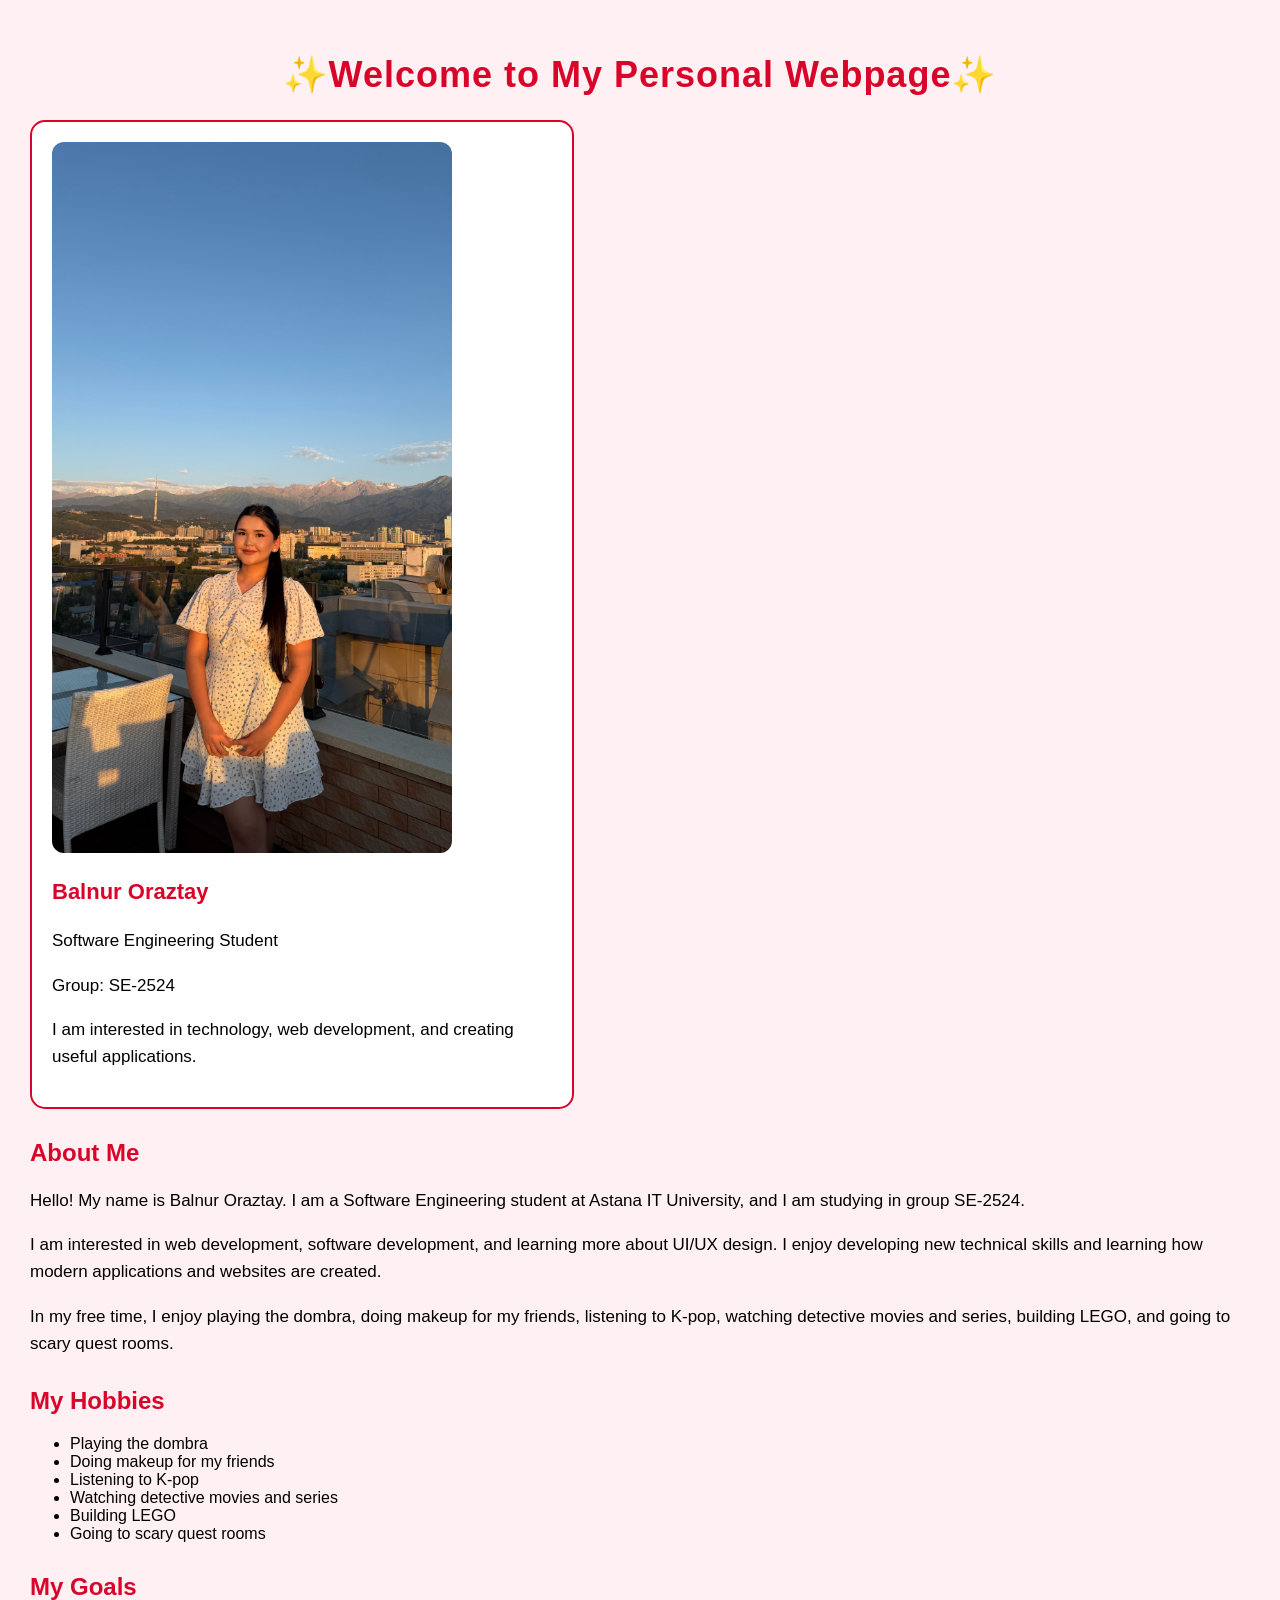
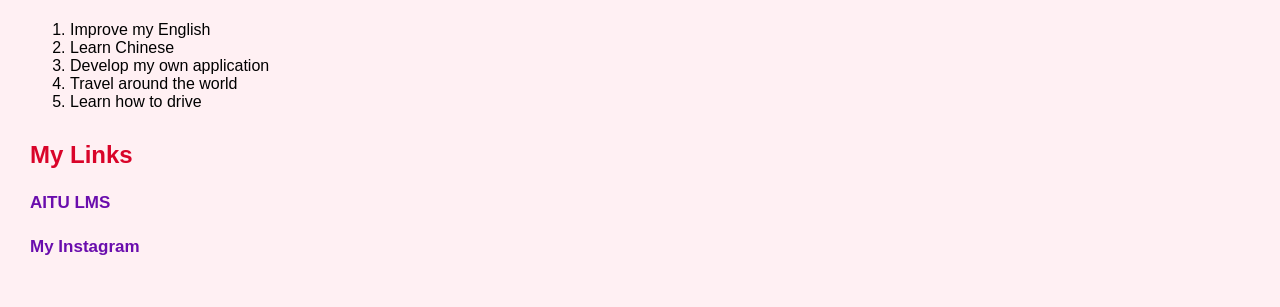
<file: index.html>
<!DOCTYPE html>
<html lang="en">
<head>
    <meta charset="UTF-8">
    <meta name="viewport" content="width=device-width, initial-scale=1.0">
    <title>My personal webpage </title>
    <link rel="stylesheet" href="styles.css">
</head>
<body>

    <h1 id="main-title">✨Welcome to My Personal Webpage✨</h1>

    <div class="profile-card">
    <img src="profile.jpg" alt="Photo of Balnur Oraztay">

    <h3>Balnur Oraztay</h3>
    <p>Software Engineering Student</p>
    <p>Group: SE-2524</p>
    <p>
        I am interested in technology, web development,
        and creating useful applications.
    </p>
</div>

    <h2>About Me</h2>

    <p>
        Hello! My name is Balnur Oraztay. I am a Software Engineering student
        at Astana IT University, and I am studying in group SE-2524.
    </p>

    <p>
        I am interested in web development, software development, and learning
        more about UI/UX design. I enjoy developing new technical skills and
        learning how modern applications and websites are created.
    </p>

    <p>
        In my free time, I enjoy playing the dombra, doing makeup for my friends,
        listening to K-pop, watching detective movies and series, building LEGO,
        and going to scary quest rooms.
    </p>

    <h2>My Hobbies</h2>

    <ul>
        <li>Playing the dombra</li>
        <li>Doing makeup for my friends</li>
        <li>Listening to K-pop</li>
        <li>Watching detective movies and series</li>
        <li>Building LEGO</li>
        <li>Going to scary quest rooms</li>
    </ul>

    <h2>My Goals</h2>

    <ol>
        <li>Improve my English</li>
        <li>Learn Chinese</li>
        <li>Develop my own application</li>
        <li>Travel around the world</li>
        <li>Learn how to drive</li>
        
    </ol>


    <h2>My Links</h2>

<p>
    <a href="https://lms.astanait.edu.kz/login/index.php" target="_blank">AITU LMS</a>
</p>

<p>
    <a href="https://www.instagram.com/oraztai_b/" target="_blank">My Instagram</a>
</p>
</body>
</html>
</file>
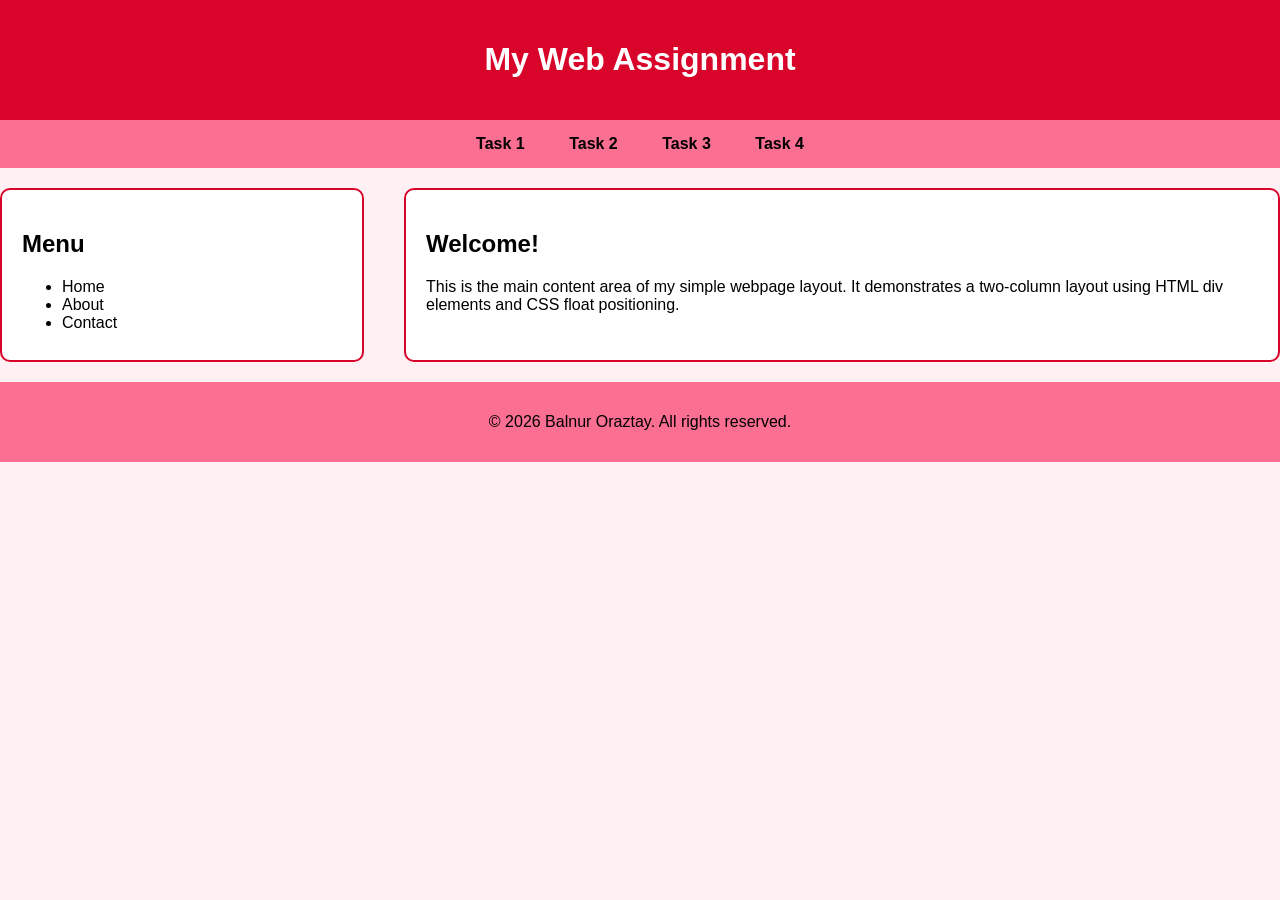
<file: task2.html>
<!DOCTYPE html>
<html lang="en">
<head>
    <meta charset="UTF-8">
    <meta name="viewport" content="width=device-width, initial-scale=1.0">
    <title>Task 2 - Webpage Layout</title>
    <link rel="stylesheet" href="task2.css">

</head>
<body>
    <div class="header">
        <h1>My Web Assignment</h1>
    </div>
    <div class="navbar">
    <a href="index.html">Task 1</a>
    <a href="task2.html">Task 2</a>
    <a href="task3.html">Task 3</a>
    <a href="task4.html">Task 4</a>
    </div>
    <div class="content">

    <div class="sidebar">
        <h2>Menu</h2>
        <ul>
            <li>Home</li>
            <li>About</li>
            <li>Contact</li>
        </ul>
    </div>

    <div class="main-content">
        <h2>Welcome!</h2>
        <p>
            This is the main content area of my simple webpage layout.
            It demonstrates a two-column layout using HTML div elements
            and CSS float positioning.
        </p>
    </div>

</div>
<div class="footer">
    <p>&copy; 2026 Balnur Oraztay. All rights reserved.</p>
</div>
    
</body>
</html>
</file>
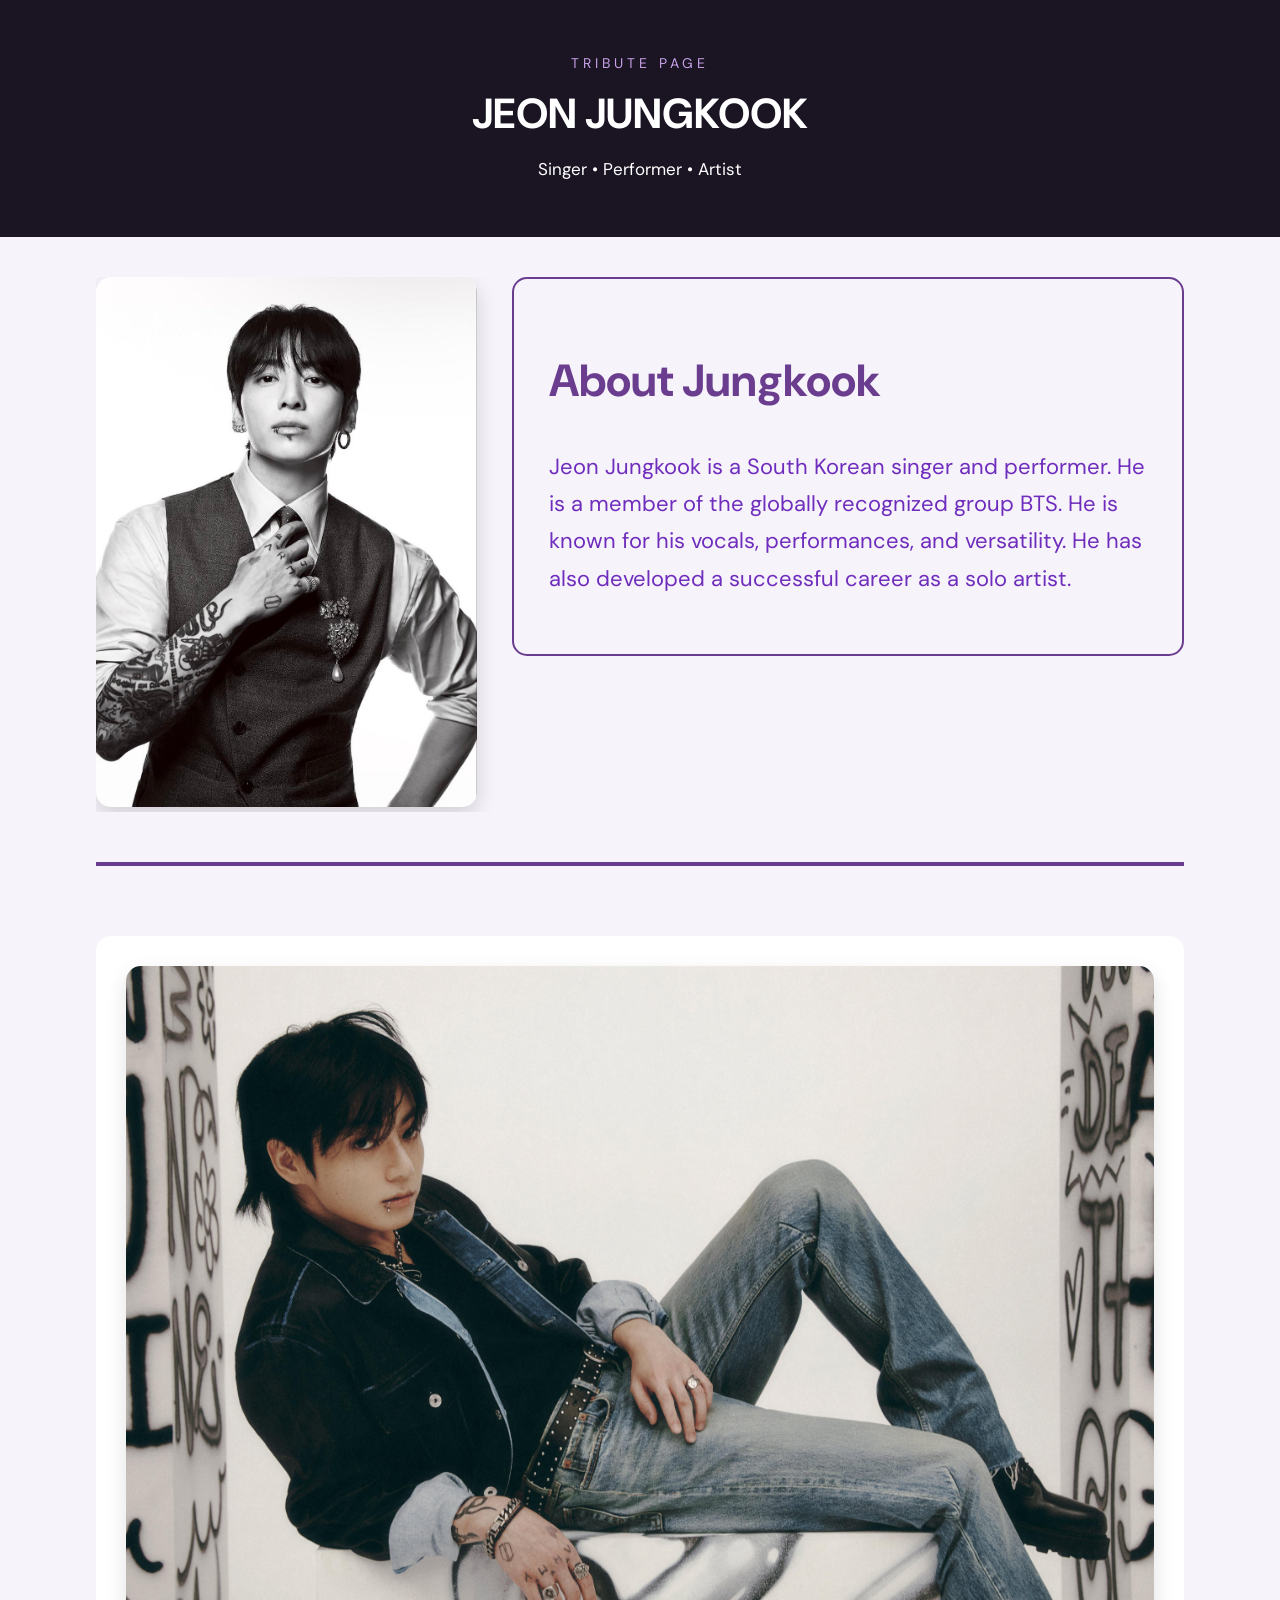
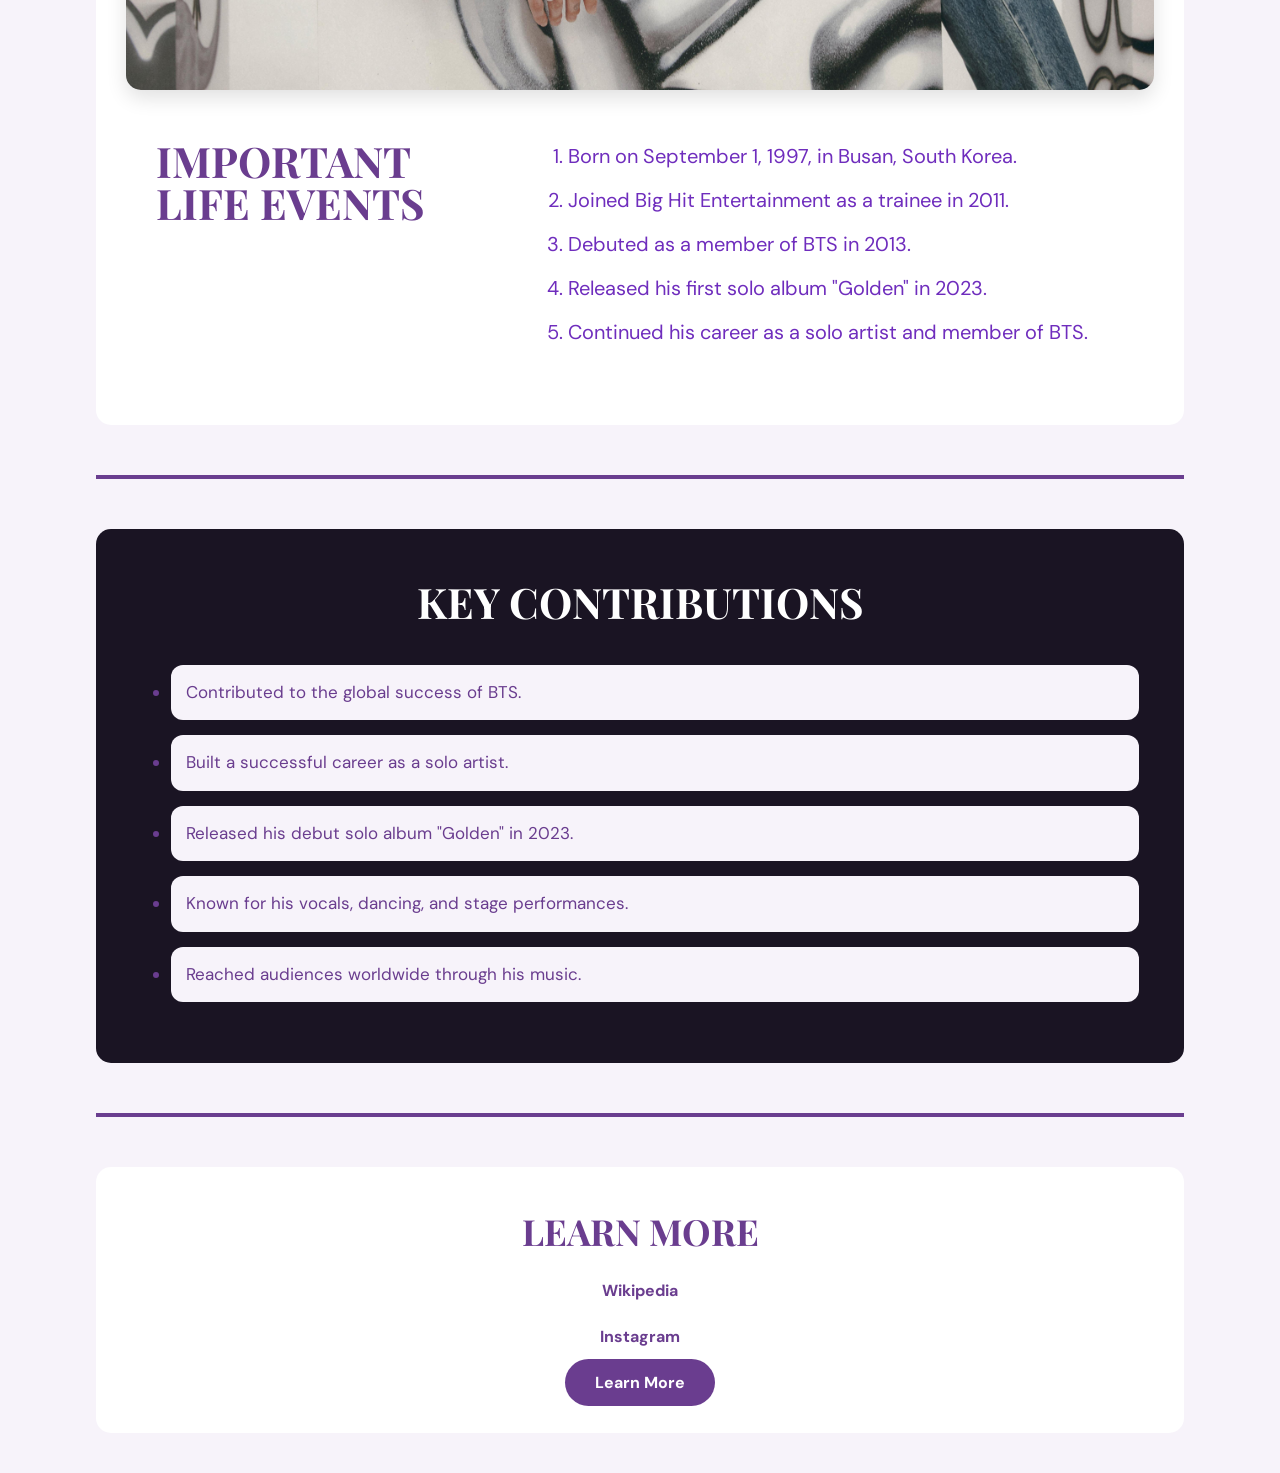
<file: task3.html>
<!DOCTYPE html>
<html lang="en">
<head>
    <meta charset="UTF-8">
    <meta name="viewport" content="width=device-width, initial-scale=1.0">
    <title>Tribute to Jungkook</title>
    <link rel="preconnect" href="https://fonts.googleapis.com">
    <link rel="preconnect" href="https://fonts.gstatic.com" crossorigin>

    <link href="https://fonts.googleapis.com/css2?family=DM+Sans:wght@400;500;600;700&family=Playfair+Display:wght@600;700&display=swap" rel="stylesheet">

    <link rel="stylesheet" href="task3.css">
    </head>
<body>

    <header class="hero">
        <p class="subtitle">TRIBUTE PAGE</p>
        <h1>JEON JUNGKOOK</h1>
        <p class="description">Singer • Performer • Artist</p>
    </header>

    <main class="content">

        <div class="profile-section">

            <div class="image-container">
                <img src="jungkook.jpg" alt="Jeon Jungkook">
            </div>

            <section class="about">
                <h2>About Jungkook</h2>
                  <p>
        Jeon Jungkook is a South Korean singer and performer.
        He is a member of the globally recognized group BTS.
        He is known for his vocals, performances, and versatility.
        He has also developed a successful career as a solo artist.
                </p>
                
                    
            </section>

        </div>
        <hr>
        <section class="life-section">

    <img class="life-image" src="lif.jpg" alt="Jungkook performing">

    <div class="life-content">

        <div class="life-title">
            <h2>IMPORTANT<br>LIFE EVENTS</h2>
        </div>

        <div class="life-list">
            <ol>
                <li>Born on September 1, 1997, in Busan, South Korea.</li>
                <li>Joined Big Hit Entertainment as a trainee in 2011.</li>
                <li>Debuted as a member of BTS in 2013.</li>
                <li>Released his first solo album "Golden" in 2023.</li>
                <li>Continued his career as a solo artist and member of BTS.</li>
            </ol>
        </div>

    </div>

</section>
<hr>
   <section class="contributions">

    <h2>KEY CONTRIBUTIONS</h2>

    <ul>
        <li>Contributed to the global success of BTS.</li>
        <li>Built a successful career as a solo artist.</li>
        <li>Released his debut solo album "Golden" in 2023.</li>
        <li>Known for his vocals, dancing, and stage performances.</li>
        <li>Reached audiences worldwide through his music.</li>
    </ul>

</section>
<hr>

<section class="links-section">
    <h2>LEARN MORE</h2>

    <p>
        <a href="https://en.wikipedia.org/wiki/Jungkook" target="_blank">
            Wikipedia
        </a>
    </p>
    <p>
        <a href="https://www.instagram.com/mnijungkook?stkn=cHhkNDJmbXB2bHZp" target="_blank">
            Instagram
        </a>
    </p>

    <a class="btn"
       href="https://en.wikipedia.org/wiki/Jungkook"
       target="_blank">
        Learn More
    </a>
</section>

    </main>

</body>
</html>
</file>
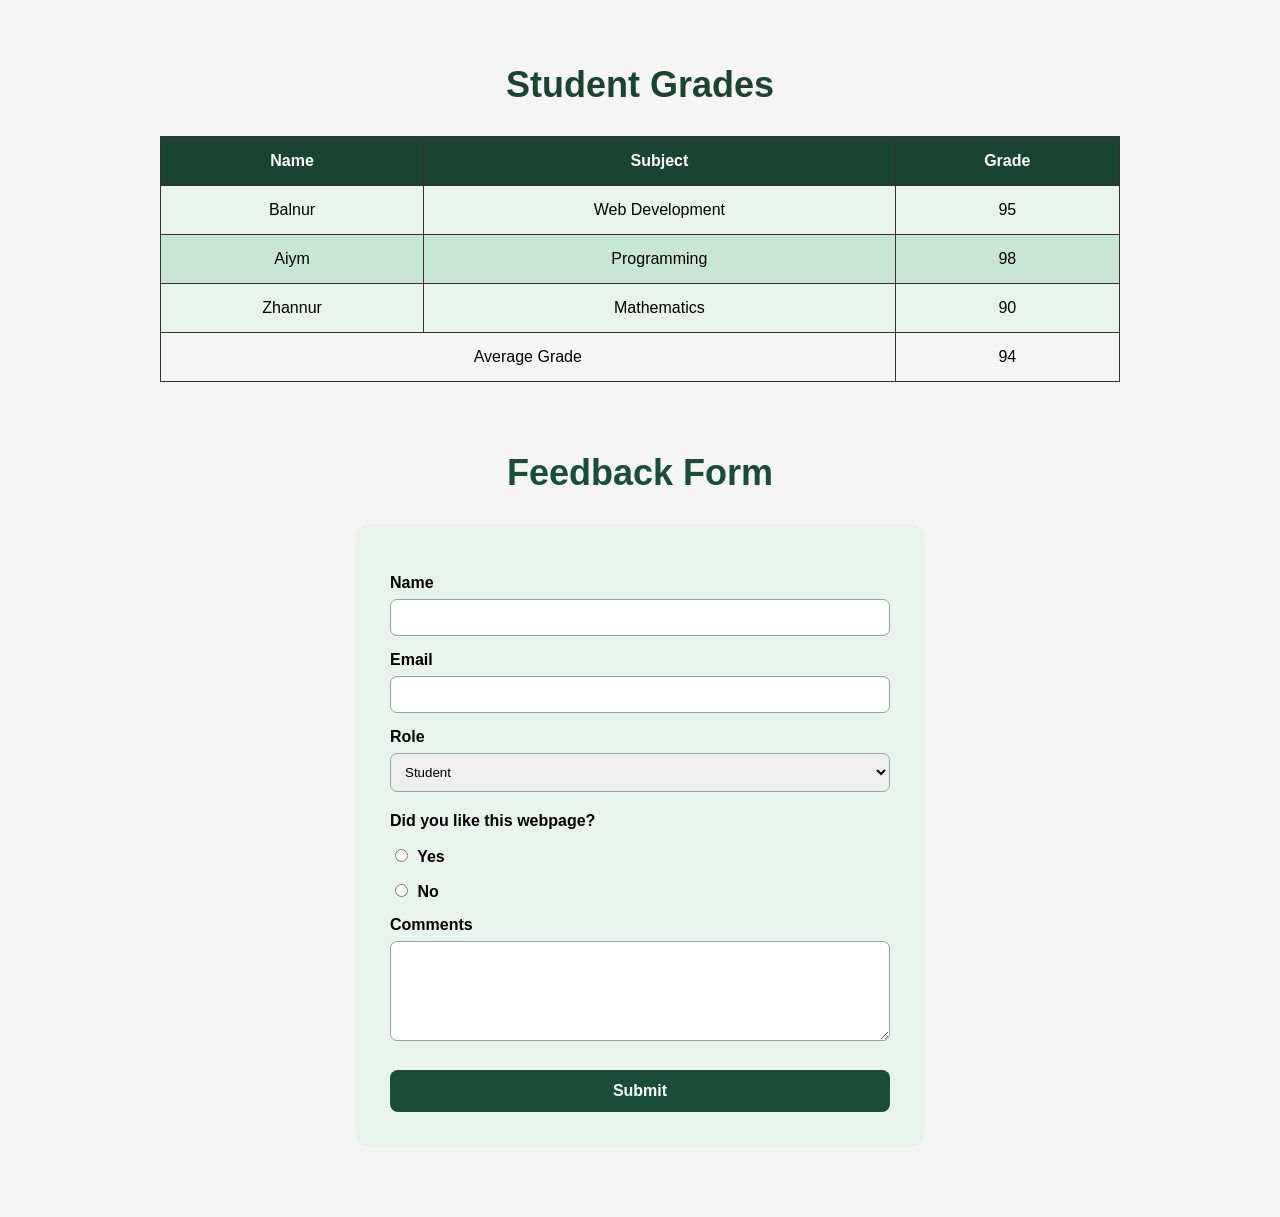
<file: task4.html>
<!DOCTYPE html>
<html lang="en">
<head>
    <meta charset="UTF-8">
    <meta name="viewport" content="width=device-width, initial-scale=1.0">
    <title>Student Grades</title>
    <link rel="stylesheet" href="task4.css">
</head>

<body>

    <h1 id="table-title">Student Grades</h1>

    <table>
        <tr>
            <th>Name</th>
            <th>Subject</th>
            <th>Grade</th>
        </tr>

        <tr>
            <td>Balnur</td>
            <td>Web Development</td>
            <td>95</td>
        </tr>

        <tr class="highlight-row">
            <td>Aiym</td>
            <td>Programming</td>
            <td>98</td>
        </tr>

        <tr>
            <td>Zhannur</td>
            <td>Mathematics</td>
            <td>90</td>
        </tr>

        <tr>
            <td colspan="2">Average Grade</td>
            <td>94</td>
        </tr>
    </table>
    <h1 id="form-title">Feedback Form</h1>

<form class="feedback-form">

    <label for="name">Name</label>
    <input type="text" id="name" name="name">

    <label for="email">Email</label>
    <input type="email" id="email" name="email">

    <label for="role">Role</label>
    <select id="role" name="role">
        <option>Student</option>
        <option>Teacher</option>
        <option>Other</option>
    </select>

    <p>Did you like this webpage?</p>

    <label>
        <input type="radio" name="answer" value="yes">
        Yes
    </label>

    <label>
        <input type="radio" name="answer" value="no">
        No
    </label>

    <label for="comments">Comments</label>
    <textarea id="comments" name="comments"></textarea>

    <button type="submit">Submit</button>

</form>

</body>
</html>
</file>
<file: styles.css>
body {
    background-color: #fff0f3;
    font-family: Arial, sans-serif;
    color: #000000;
    margin: 0;
    padding: 30px;
}

h1 {
    text-align: center;
    color: #d90429;
    font-size: 36px;
}

h2 {
    color: #d90429;
    margin-top: 30px;
}

p {
    font-size: 17px;
    line-height: 1.6;
}

img {
    max-width: 250px;
    width: 100%;
    height: auto;
    border-radius: 15px;
}

.profile-card {
    background-color: white;
    width: 500px;
    padding: 20px;
    margin-top: 15px;
    border: 2px solid #d90429;
    border-radius: 15px;
}

.profile-card img {
    max-width: 80%;
    border-radius: 12px;
}

.profile-card h3 {
    font-size: 22px;
    color: #d90429;
}
#main-title {
    letter-spacing: 1px;
}

a {
    color: #6a0dad;
    text-decoration: none;
    font-weight: bold;
}

a:hover {
    color: #e63946;
    text-decoration: underline;
}
@media (max-width: 600px) {
    body {
        padding: 15px;
    }

    h1 {
        font-size: 28px;
    }

    .profile-card {
        width: auto;
    }
}
</file>
<file: task2.css>
body {
    margin: 0;
    font-family: Arial, sans-serif;
    background-color: #fff0f3;
}

.header {
    background-color: #d90429;
    color: white;
    text-align: center;
    padding: 20px;
}

.navbar {
    background-color: #fb6f92;
    padding: 15px;
    text-align: center;
}

.navbar a {
    color: black;
    text-decoration: none;
    margin: 0 20px;
    font-weight: bold;
}

.navbar a:hover {
    color: #ffb3c1;
}
.content {
    padding-top: 20px;
    padding-bottom: 20px;
    overflow: hidden;
}

.sidebar {
    float: left;
    width: 25%;
    height: 130px;
    background-color: white;
    padding: 20px;
    border: 2px solid #d90429;
    border-radius: 10px;
}

.main-content {
    float: right;
    width: 65%;
    height: 130px;
    background-color: white;
    padding: 20px;
    border: 2px solid #d90429;
    border-radius: 10px;
}
.footer {
    clear: both;
    background-color: #fb6f92;
    color: black;
    text-align: center;
    padding: 15px;
}
</file>
<file: task3.css>
body {
    margin: 0;
    font-family: "DM Sans", sans-serif;
    background-color: #f7f3fa;
    color: #1a1a1a;
}

/* HEADER */

.hero {
    text-align: center;
    padding: 40px 20px;
    background-color: #1a1423;
    color: white;
}

.hero h1 {
    font-size: 42px;
    margin: 10px 0;
}

.subtitle {
    color: #c8a2e8;
    letter-spacing: 4px;
    font-size: 14px;
}

.description {
    font-size: 17px;
}

/* MAIN CONTENT */

.content {
    width: 85%;
    max-width: 1200px;
    margin: 40px auto;
    padding: 0 20px;
}

/* PROFILE */

.profile-section {
    overflow: hidden;
}

.image-container {
    float: left;
    width: 35%;
}

.image-container img {
    width: 100%;
    max-width: 400px;
    border-radius: 15px;
    box-shadow: 0 8px 20px rgba(0, 0, 0, 0.15);
}

.about {
    float: right;
    width: 55%;
    border: 2px solid #6a3d8f;
    border-radius: 15px;
    padding: 35px;
    background-color: transparent;
}

.about h2 {
    font-size: 45px;
    color: #6a3d8f;
}

.about p {
    font-size: 22px;
    line-height: 1.7;
    color: #6f2dbd;
}

/* LIFE EVENTS */

.life-section {
    clear: both;
    margin-top: 70px;
    background-color: white;
    padding: 30px;
    border-radius: 15px;
    overflow: hidden;
}

.life-image {
    width: 100%;
    max-width: 100%;
    border-radius: 15px;
    box-shadow: 0 8px 20px rgba(0, 0, 0, 0.12);
}

.life-content {
    overflow: hidden;
    padding: 45px 30px 35px;
}

.life-title {
    float: left;
    width: 35%;
}

.life-title h2 {
    margin: 0;
    font-size: 42px;
    line-height: 1;
    color: #6a3d8f;
    font-family: "Playfair Display", serif;
}

.life-list {
    float: right;
    width: 60%;
}

.life-list ol {
    margin: 0;
    padding-left: 25px;
}

.life-list li {
    font-size: 20px;
    line-height: 1.6;
    margin-bottom: 12px;
    color: #6f2dbd;
}

/* LINE */

hr {
    clear: both;
    border: none;
    height: 4px;
    background-color: #6a3d8f;
    width: 100%;
    margin: 50px 0;
}

/* CONTRIBUTIONS */

.contributions {
    clear: both;
    margin-top: 40px;
    padding: 45px;
    background-color: #1a1423;
    border-radius: 15px;
}

.contributions h2 {
    font-family: "Playfair Display", serif;
    font-size: 42px;
    color: white;
    text-align: center;
    margin-top: 0;
    margin-bottom: 35px;
}

.contributions ul {
    padding-left: 30px;
}

.contributions li {
    margin-bottom: 15px;
    padding: 15px;
    background-color: #f7f3fa;
    color: #6a3d8f;
    border-radius: 12px;
    font-size: 17px;
    line-height: 1.5;
}

/* LINKS */

.links-section {
    text-align: center;
    margin-top: 40px;
    padding: 40px;
    background-color: white;
    border-radius: 15px;
}

.links-section h2 {
    font-family: "Playfair Display", serif;
    font-size: 36px;
    color: #6a3d8f;
    margin-top: 0;
    margin-bottom: 25px;
}

.links-section p {
    margin-bottom: 25px;
}

.links-section p a {
    color: #6a3d8f;
    text-decoration: none;
    font-weight: bold;
}

.links-section p a:hover {
    color: #1a1423;
    text-decoration: underline;
}

.btn {
    padding: 13px 30px;
    background-color: #6a3d8f;
    color: white;
    text-decoration: none;
    border-radius: 25px;
    font-weight: bold;
}

.btn:hover {
    background-color: #1a1423;
}
</file>
<file: task4.css>
body {
    margin: 0;
    font-family: Arial, sans-serif;
    background-color: #f5f5f5;
    padding: 40px;
}

#table-title {
    text-align: center;
    color: #1b4332;
    font-size: 36px;
}

table {
    width: 80%;
    margin: 30px auto;
    border-collapse: collapse;
}

th {
    background-color: #1b4332;
    color: white;
}

th,
td {
    border: 1px solid #333;
    padding: 15px;
    text-align: center;
}
table tr:nth-child(even) {
    background-color: #e8f3ed;
}

.highlight-row {
    background-color: #c8e6d5 !important;
}
#form-title {
    text-align: center;
    color: #194d3a;
    font-size: 36px;
    margin-top: 70px;
}

.feedback-form {
    width: 500px;
    margin: 30px auto;
    padding: 35px;
    background-color: #e8f3ed;
    border-radius: 15px;
}

.feedback-form label {
    display: block;
    font-weight: bold;
    margin-top: 15px;
    margin-bottom: 7px;
}

.feedback-form input[type="text"],
.feedback-form input[type="email"],
.feedback-form select,
.feedback-form textarea {
    width: 100%;
    padding: 10px;
    border: 1px solid #8aa89b;
    border-radius: 7px;
    box-sizing: border-box;
}

.feedback-form textarea {
    height: 100px;
    resize: vertical;
}

.feedback-form p {
    font-weight: bold;
    margin-top: 20px;
}

.feedback-form input[type="radio"] {
    margin-right: 5px;
}

.feedback-form button {
    width: 100%;
    margin-top: 25px;
    padding: 12px;
    background-color: #194d3a;
    color: white;
    border: none;
    border-radius: 8px;
    font-size: 16px;
    font-weight: bold;
    cursor: pointer;
}

.feedback-form button:hover {
    background-color: #2f6b55;
}
</file>
